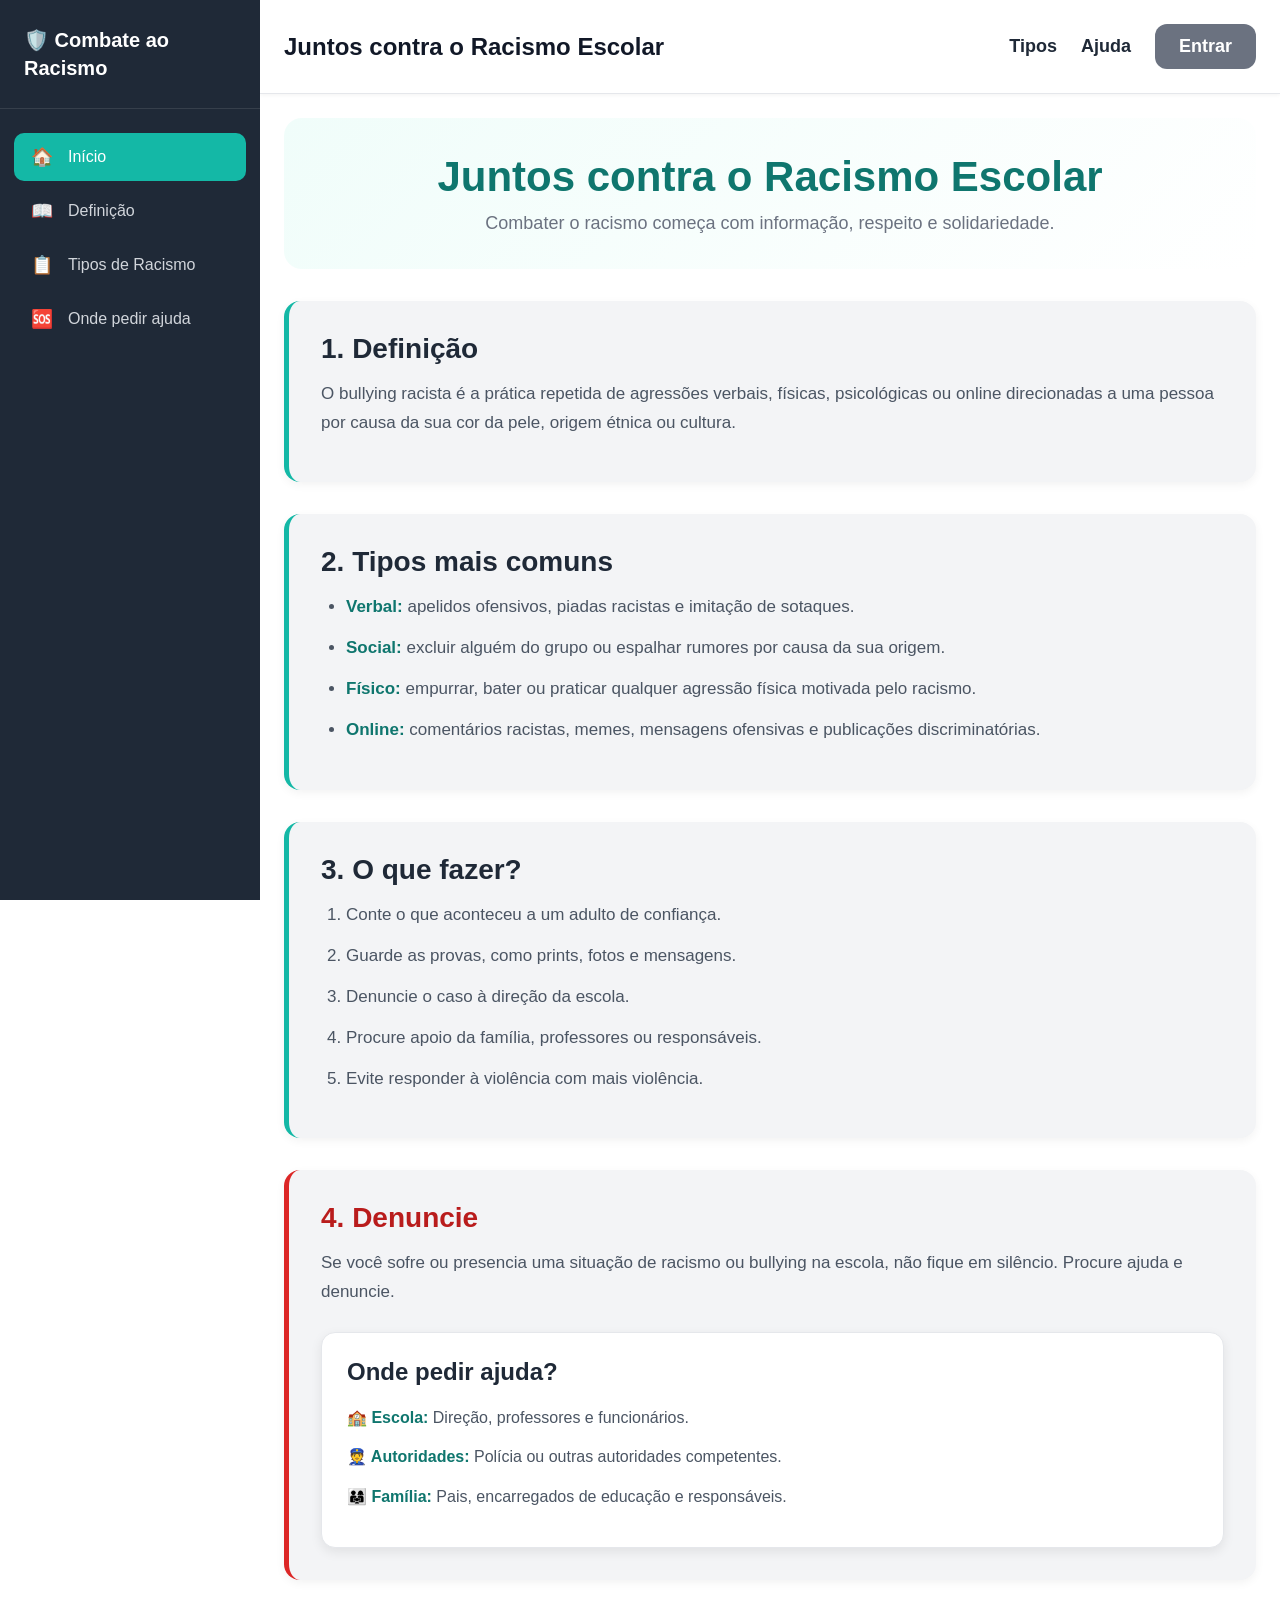
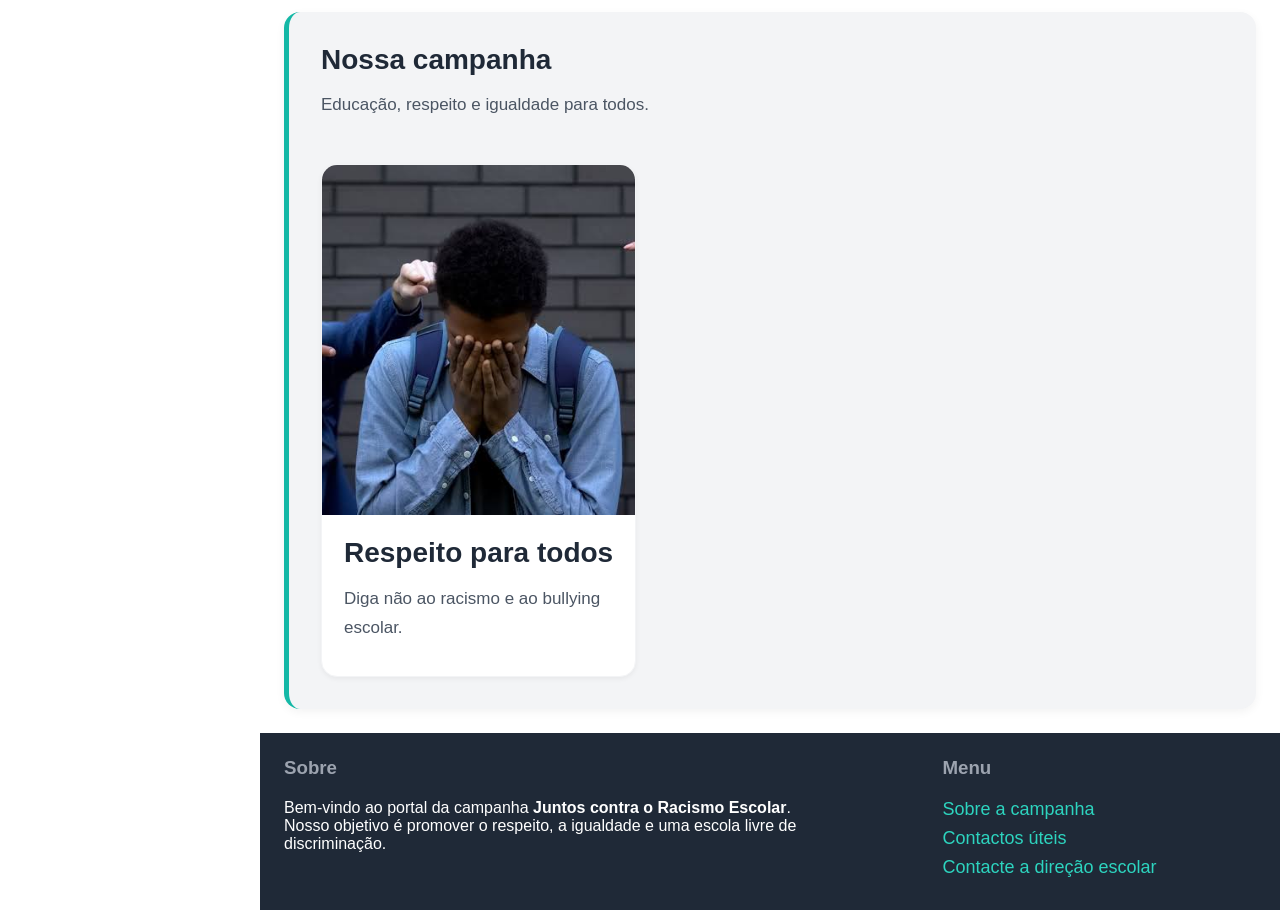
<file: index.html>
<!DOCTYPE html>

<html lang="pt">

<head>
<meta charset="UTF-8">
<meta name="viewport" content="width=device-width, initial-scale=1.0">


<link rel="stylesheet" href="assets/css/style.css">

<title>Bullying e Racismo Escolar</title>


</head>

<body>



<aside class="sidebar">

<!-- LOGO -->
<div class="sidebar-logo">
<a href="index.html">
🛡️ Combate ao Racismo
</a>
</div>

<!-- MENU -->
<nav class="sidebar-menu">

<a href="index.html" class="sidebar-link active">
<span>🏠</span>
<span>Início</span>
</a>

<a href="definicao.html" class="sidebar-link">
<span>📖</span>
<span>Definição</span>
</a>

<a href="tipos.html" class="sidebar-link">
<span>📋</span>
<span>Tipos de Racismo</span>
</a>

<a href="pages/contactos.html" class="sidebar-link">
<span>🆘</span>
<span>Onde pedir ajuda</span>
</a>

</nav>

</aside>




<div class="main-wrapper">



<nav class="navbar">

<div class="navbar-left">

<button class="sidebar-toggle">
☰
</button>

<a href="index.html" class="logo">
Juntos contra o Racismo Escolar
</a>

</div>


<div class="nav-menu">

<a href="tipos.html" class="nav-link">
Tipos
</a>

<a href="ajuda.html" class="nav-link">
Ajuda
</a>

<a href="pages/login.html" class="btn btn-gray">
Entrar
</a>

</div>

</nav>




<main class="content">

<!-- CABEÇALHO -->

<header class="header">

<h1>
Juntos contra o Racismo Escolar
</h1>

<p>
Combater o racismo começa com informação,
respeito e solidariedade.
</p>

</header>




<section class="section">

<h2>
1. Definição
</h2>

<p>
O bullying racista é a prática repetida de
agressões verbais, físicas, psicológicas ou
online direcionadas a uma pessoa por causa da
sua cor da pele, origem étnica ou cultura.
</p>

</section>




<section class="section">

<h2>
2. Tipos mais comuns
</h2>

<ul class="info-list">

<li>
    <strong>Verbal:</strong>
    apelidos ofensivos, piadas racistas e
    imitação de sotaques.
</li>

<li>
    <strong>Social:</strong>
    excluir alguém do grupo ou espalhar rumores
    por causa da sua origem.
</li>

<li>
    <strong>Físico:</strong>
    empurrar, bater ou praticar qualquer agressão
    física motivada pelo racismo.
</li>

<li>
    <strong>Online:</strong>
    comentários racistas, memes, mensagens
    ofensivas e publicações discriminatórias.
</li>

</ul>

</section>




<section class="section">

<h2>
3. O que fazer?
</h2>

<ol class="info-list">

<li>
    Conte o que aconteceu a um adulto de confiança.
</li>

<li>
    Guarde as provas, como prints, fotos e mensagens.
</li>

<li>
    Denuncie o caso à direção da escola.
</li>

<li>
    Procure apoio da família, professores ou responsáveis.
</li>

<li>
    Evite responder à violência com mais violência.
</li>

</ol>

</section>




<section class="section denuncia">

<h2>
4. Denuncie
</h2>

<p>
Se você sofre ou presencia uma situação de
racismo ou bullying na escola, não fique em
silêncio. Procure ajuda e denuncie.
</p>

<div class="card-destaque">

<h3>
    Onde pedir ajuda?
</h3>

<p>
    <strong>🏫 Escola:</strong>
    Direção, professores e funcionários.
</p>

<p>
    <strong>👮 Autoridades:</strong>
    Polícia ou outras autoridades competentes.
</p>

<p>
    <strong>👨‍👩‍👧 Família:</strong>
    Pais, encarregados de educação e responsáveis.
</p>

</div>

</section>




<section class="section">

<header class="section-header">

<div>
    <h2>
        Nossa campanha
    </h2>

    <p>
        Educação, respeito e igualdade para todos.
    </p>
</div>

</header>


<div class="items-grid">

<div class="item-card">

    <div class="item-image">

        <img
            src="assets/img/imag.jpg"
            alt="Campanha contra o racismo escolar"
        >

    </div>

    <div class="item-info">

        <h2>
            Respeito para todos
        </h2>

        <p class="details">
            Diga não ao racismo e ao bullying escolar.
        </p>

    </div>

</div>

</div>

</section>

</main>



<footer class="footer">

<div class="footer-about">

<h3>
Sobre
</h3>

<p>
Bem-vindo ao portal da campanha
<strong>Juntos contra o Racismo Escolar</strong>.
</p>

<p>
Nosso objetivo é promover o respeito,
a igualdade e uma escola livre de discriminação.
</p>

</div>


<div class="footer-menu">

<h3>
Menu
</h3>

<ul>

<li>
    <a href="sobre.html">
        Sobre a campanha
    </a>
</li>

<li>
    <a href="ajuda.html">
        Contactos úteis
    </a>
</li>

<li>
    <a href="contactos.html">
        Contacte a direção escolar
    </a>
</li>

</ul>

</div>

</footer>

</div>


</body>

</html>
</file>
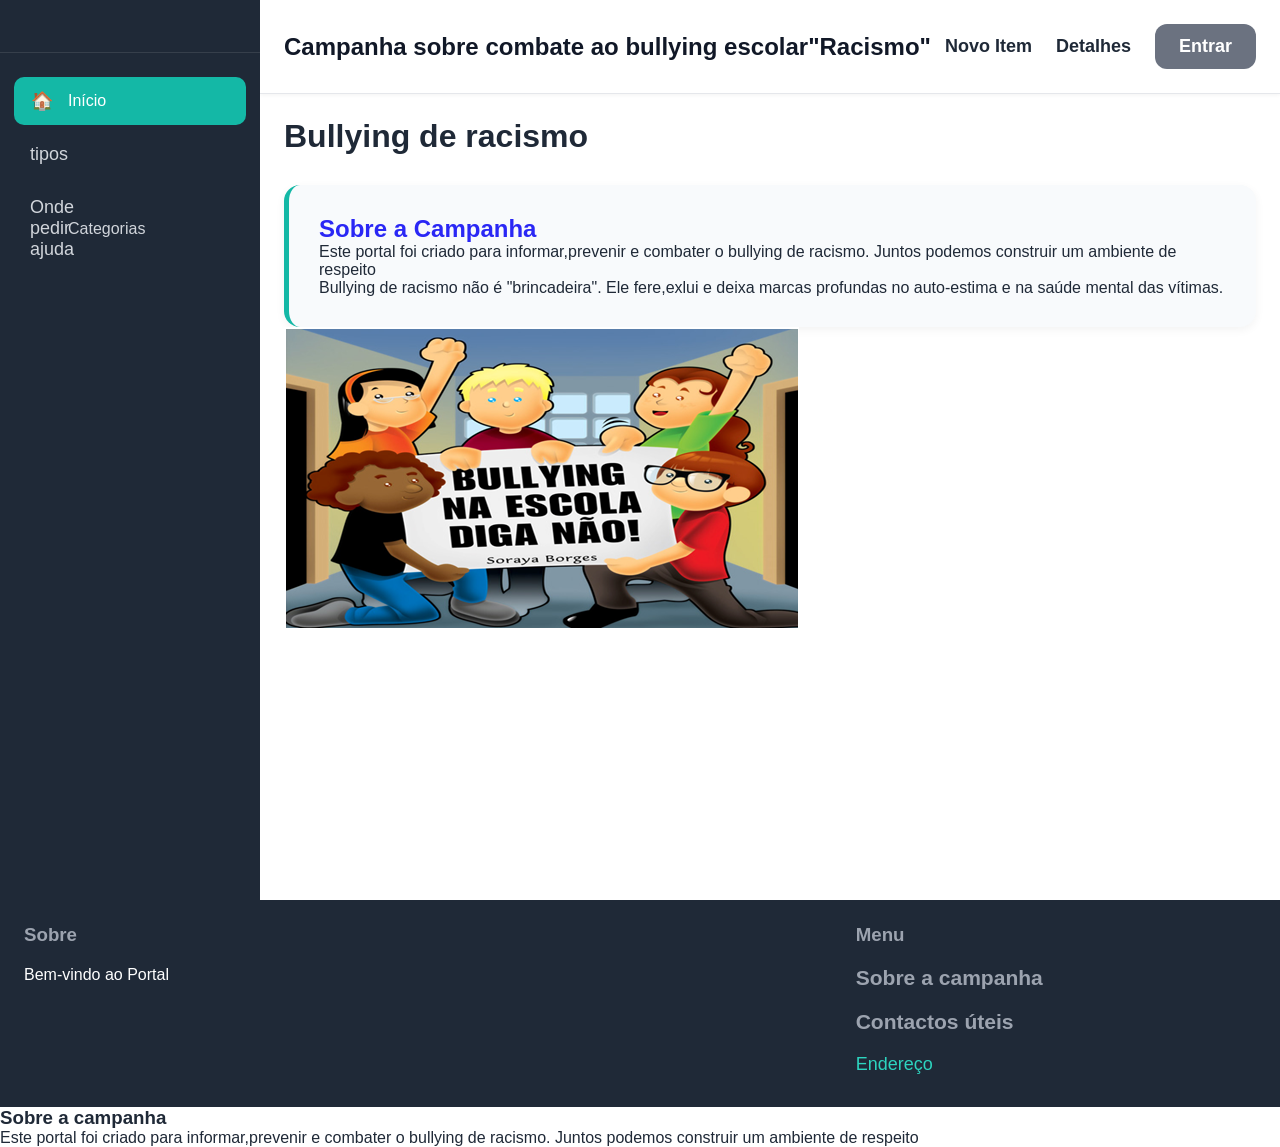
<file: sobre.html>
<!DOCTYPE html>
<html lang="pt">

<head>
    <meta charset="UTF-8">
    <meta name="viewport" content="width=device-width, initial-scale=1.0">

    <link rel="stylesheet" href="assets/css/style.css">

    <title>Bullying de racismo</title>
</head>

<body>

    <!--SIDEBAR -->

    <aside class="sidebar">

        <div class="sidebar-logo">
            <a href="index.html">
                
            </a>
        </div>

        <nav class="sidebar-menu">

            <a href="index.html" class="sidebar-link active">
                <span>🏠</span>
                <span>Início</span>
            </a>

            <a href="difinição.html"class="sidebar-link">
                <span>tipos</span>
              
            </a>

            <a href="ajuda.html" class="sidebar-link">
                <span>Onde pedir ajuda</span>
                <span>Categorias</span>
            </a>
    </nav>
    </aside>



    <!-- ÁREA PRINCIPAL -->

    <div class="main-wrapper">


        <!-- NAVBAR -->

        <nav class="navbar">

            <div class="navbar-left">

                <button class="sidebar-toggle">
                    ☰
                </button>

                <a href="index.html" class="logo">
                    Campanha sobre combate ao bullying escolar"Racismo"
                </a>

            </div>


            <div class="nav-menu">

                <a href="#" class="nav-link">
                    Novo Item
                </a>

                <a href="#" class="nav-link">
                    Detalhes
                </a>

                <a href="./pages/login.html" class="btn btn-gray">
                    Entrar
                </a>

            </div>

        </nav>


        <!-- CONTEÚDO -->

        <main class="content">
<h1>Bullying de racismo</h1>
<section>
<h2 class="loy">Sobre a Campanha</h2>
<p class="toy"> 
Este portal foi criado para informar,prevenir e combater o bullying de racismo.
Juntos podemos construir um ambiente de respeito
</p>
<p>Bullying de racismo não é "brincadeira".
Ele fere,exlui e deixa marcas profundas no auto-estima e na saúde mental das vítimas.
</section>

                                    <img
                                        src="assets/img/imag.png"
                                        alt="Notebook"
                                    >

</section>

                

            </div>

        </main>


        <!-- FOOTER -->

        <footer class="footer">

            <div class="footer-about">

                <h3>
                    Sobre
                </h3>

                <p>
                    Bem-vindo ao Portal
                </p>

            </div>


            <div class="footer-menu">

                <h3>
                    Menu
                </h3>

                <ul>

                    <li>
                        <a href="sobre.html">
                            <h3>Sobre a campanha</h3> 
                        </a>
                    </li>

                    <li>
                        <a href="footer-menu">
                         <h3>Contactos úteis</h3>
<ule> 
<li><href="contacte a direção escolar"
                        </a>
                    </li>

                    <li>
                        <a href="#">
                            Endereço
                        </a>
                    </li>

                </ul>

            </div>

        </footer>

    </div>

</body>
</html>
                    






    <a href="Não podemos nos descriminar">
                            <h3>Sobre a campanha</h3> 
<p> Este portal foi criado para informar,prevenir e combater o bullying de racismo.
Juntos podemos construir um ambiente de respeito
                        </a>
</file>
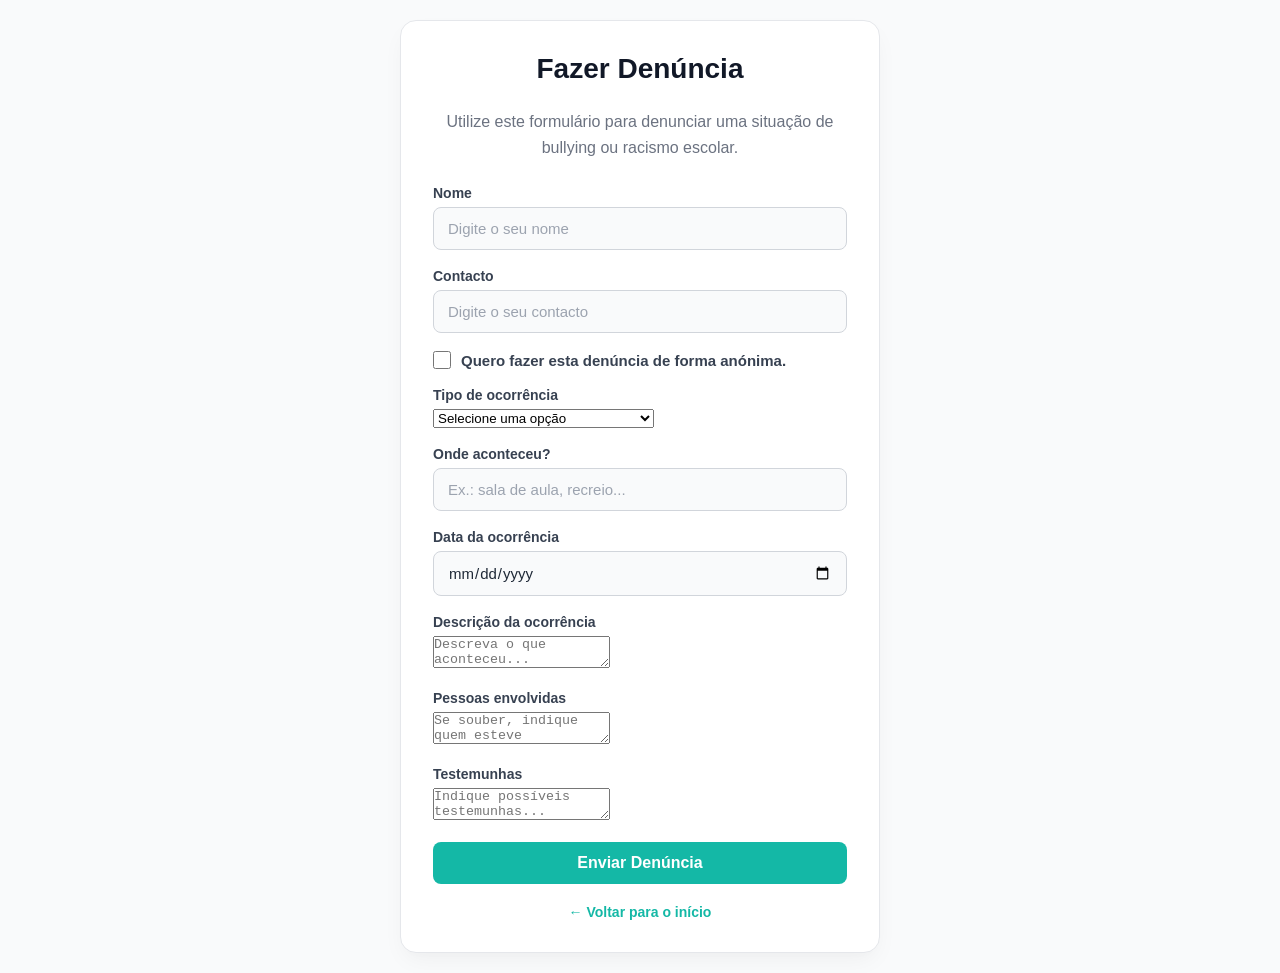
<file: pages/contactos.html>
<!DOCTYPE html>

<html lang="pt">

<head>


<meta charset="UTF-8">

<meta
    name="viewport"
    content="width=device-width, initial-scale=1.0"
>

<link
    rel="stylesheet"
    href="../assets/css/login.css"
>

<title>Fazer Denúncia</title>


</head>

<body class="login-page">


<main class="login-container">


    <!-- TÍTULO -->

    <h1 class="login-title">
        Fazer Denúncia
    </h1>


    <!-- DESCRIÇÃO -->

    <p class="form-description">
        Utilize este formulário para denunciar uma situação
        de bullying ou racismo escolar.
    </p>


    <!-- FORMULÁRIO -->

    <form
        id="denuncia-form"
        novalidate
    >


        <div class="form-group">

            <label for="nome">
                Nome
            </label>

            <input
                type="text"
                id="nome"
                name="nome"
                placeholder="Digite o seu nome"
                autocomplete="name"
            >

        </div>



        <div class="form-group">

            <label for="contacto">
                Contacto
            </label>

            <input
                type="tel"
                id="contacto"
                name="contacto"
                placeholder="Digite o seu contacto"
                autocomplete="tel"
            >

        </div>




        <div class="form-group checkbox-group">

            <label>

                <input
                    type="checkbox"
                    id="anonimo"
                    name="anonimo"
                >

                Quero fazer esta denúncia de forma anónima.

            </label>

        </div>



        <div class="form-group">

            <label for="tipo">
                Tipo de ocorrência
            </label>

            <select
                id="tipo"
                name="tipo"
                required
            >

                <option value="">
                    Selecione uma opção
                </option>

                <option value="bullying">
                    Bullying
                </option>

                <option value="racismo">
                    Racismo
                </option>

                <option value="bullying-racismo">
                    Bullying relacionado com racismo
                </option>

                <option value="discriminacao">
                    Discriminação
                </option>

                <option value="agressao">
                    Agressão física
                </option>

                <option value="cyberbullying">
                    Cyberbullying
                </option>

                <option value="outro">
                    Outro
                </option>

            </select>

        </div>



        <div class="form-group">

            <label for="local">
                Onde aconteceu?
            </label>

            <input
                type="text"
                id="local"
                name="local"
                placeholder="Ex.: sala de aula, recreio..."
                required
            >

        </div>



        <div class="form-group">

            <label for="data">
                Data da ocorrência
            </label>

            <input
                type="date"
                id="data"
                name="data"
                required
            >

        </div>



        <div class="form-group">

            <label for="descricao">
                Descrição da ocorrência
            </label>

            <textarea
                id="descricao"
                name="descricao"
                placeholder="Descreva o que aconteceu..."
                required
            ></textarea>

        </div>



        <div class="form-group">

            <label for="envolvidos">
                Pessoas envolvidas
            </label>

            <textarea
                id="envolvidos"
                name="envolvidos"
                placeholder="Se souber, indique quem esteve envolvido..."
            ></textarea>

        </div>


        <div class="form-group">

            <label for="testemunhas">
                Testemunhas
            </label>

            <textarea
                id="testemunhas"
                name="testemunhas"
                placeholder="Indique possíveis testemunhas..."
            ></textarea>

        </div>


        <div
            class="form-errors"
            id="form-errors"
            role="alert"
            style="display: none;"
        >

            <p id="error-message"></p>

        </div>



        <div
            class="form-success"
            id="form-success"
            role="status"
            style="display: none;"
        >

            <p>
                Denúncia enviada com sucesso!
            </p>

        </div>



        <button
            type="submit"
            class="login-button"
        >
            Enviar Denúncia
        </button>


        <!-- VOLTAR -->

        <p class="switch-page">

            <a href="../index.html">
                ← Voltar para o início
            </a>

        </p>


    </form>

</main>


<!-- =====================================================
     JAVASCRIPT DA DENÚNCIA
====================================================== -->

<script src="../assets/js/denuncia.js"></script>

</body>

</html>
</file>
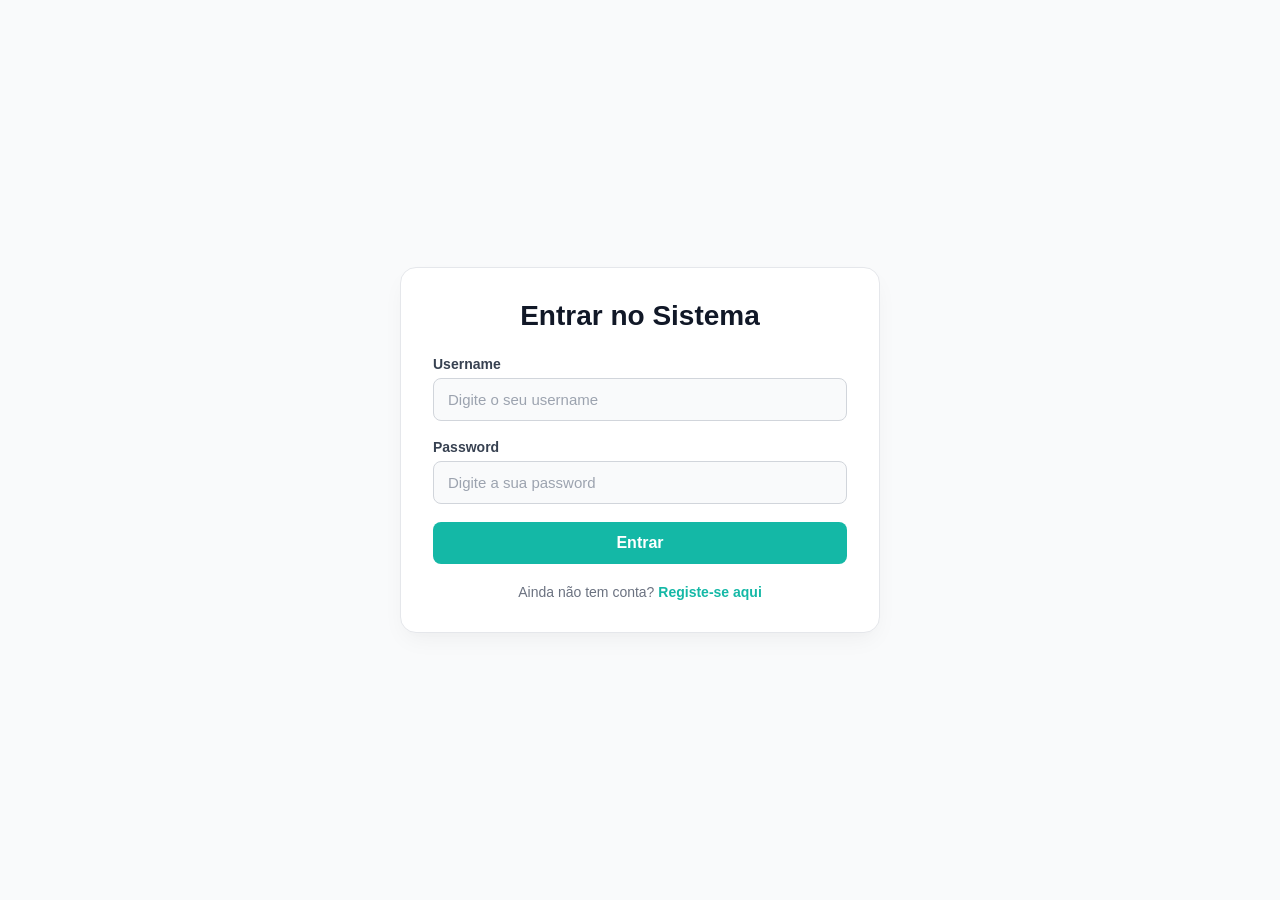
<file: pages/login.html>
<!DOCTYPE html>
<html lang="pt">

<head>
    <meta charset="UTF-8">
    <meta name="viewport" content="width=device-width, initial-scale=1.0">
    <link rel="stylesheet" href="../assets/css/login.css">
    <title>Entrar no Sistema</title>
</head>

<body class="login-page">

    <main class="login-container">

        <h1 class="login-title">Entrar no Sistema</h1>

        <form id="login-form" novalidate>

            <!-- USERNAME -->
            <div class="form-group">
                <label for="username">Username</label>
                <input
                    type="text"
                    id="username"
                    name="username"
                    placeholder="Digite o seu username"
                    autocomplete="username"
                    required
                >
            </div>

            <!-- PASSWORD -->
            <div class="form-group">
                <label for="password">Password</label>
                <input
                    type="password"
                    id="password"
                    name="password"
                    placeholder="Digite a sua password"
                    autocomplete="current-password"
                    required
                >
            </div>

            <!-- MENSAGEM DE ERRO (Escondida por padrão) -->
            <div class="form-errors" id="form-errors" role="alert" style="display: none;">
                <p id="error-message">Username ou password incorretos.</p>
            </div>

            <!-- BOTÃO SUBMIT -->
            <button type="submit" class="login-button">
                Entrar
            </button>

            <!-- LINK PARA CADASTRO -->
            <p class="switch-page">
                Ainda não tem conta? <a href="./signup.html">Registe-se aqui</a>
            </p>

        </form>

    </main>

    <script src="../assets/js/login.js"></script>
</body>

</html>
</file>
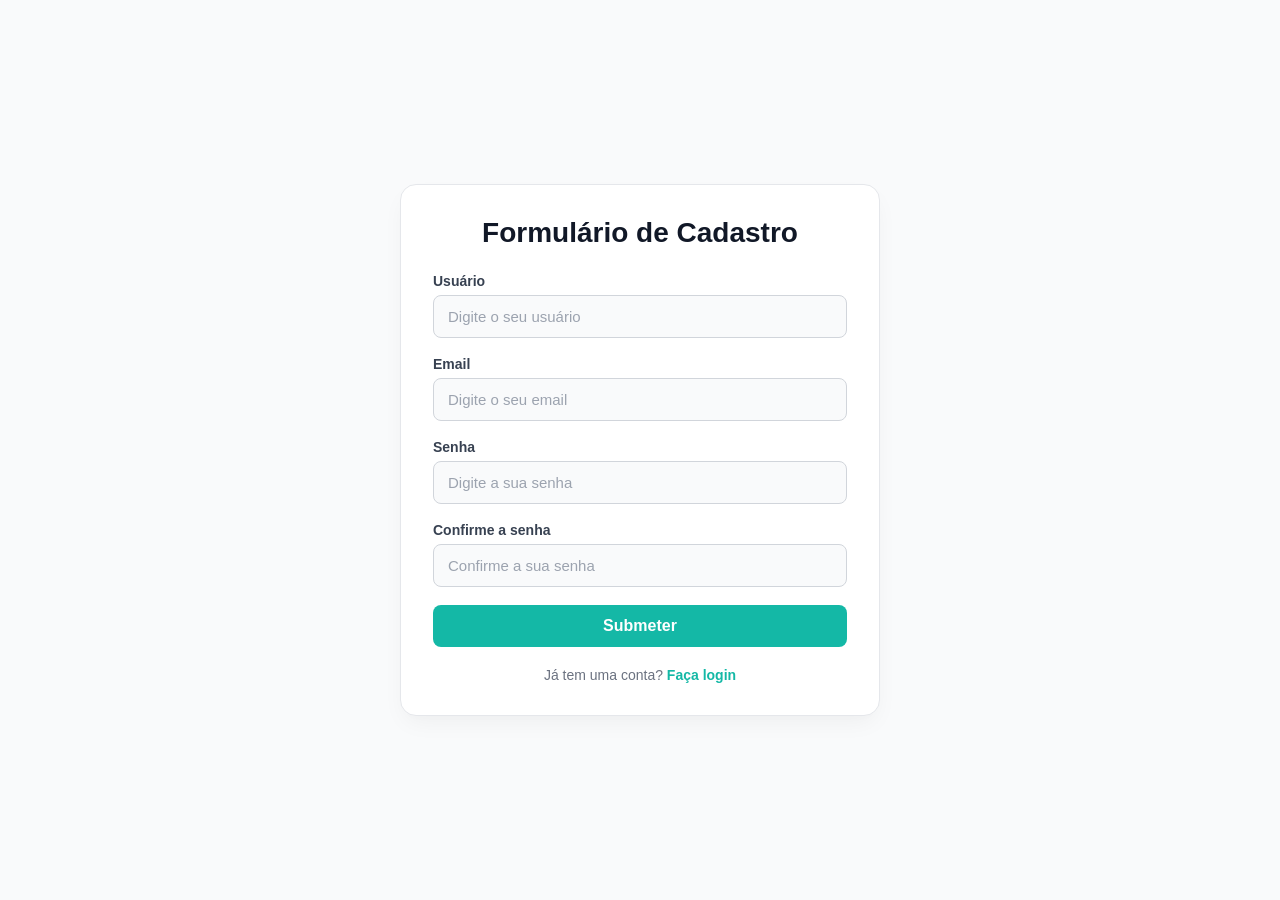
<file: pages/signup.html>
<!DOCTYPE html>
<html lang="pt">

<head>
    <meta charset="UTF-8">
    <meta name="viewport" content="width=device-width, initial-scale=1.0">
    <link rel="stylesheet" href="../assets/css/login.css">
    <title>Cadastro</title>
</head>

<body class="signup-page">

    <main class="signup-container">

        <h1 class="signup-title">Formulário de Cadastro</h1>

        <form id="signup-form" novalidate>

            <!-- USUÁRIO -->
            <div class="form-group">
                <label for="username">Usuário</label>
                <input
                    type="text"
                    id="username"
                    name="username"
                    placeholder="Digite o seu usuário"
                    autocomplete="username"
                    required
                >
            </div>

            <!-- EMAIL -->
            <div class="form-group">
                <label for="email">Email</label>
                <input
                    type="email"
                    id="email"
                    name="email"
                    placeholder="Digite o seu email"
                    autocomplete="email"
                    required
                >
            </div>

            <!-- SENHA -->
            <div class="form-group">
                <label for="password">Senha</label>
                <input
                    type="password"
                    id="password"
                    name="password"
                    placeholder="Digite a sua senha"
                    autocomplete="new-password"
                    required
                    minlength="6"
                >
            </div>

            <!-- CONFIRMAR SENHA -->
            <div class="form-group">
                <label for="password-confirm">Confirme a senha</label>
                <input
                    type="password"
                    id="password-confirm"
                    name="password-confirm"
                    placeholder="Confirme a sua senha"
                    autocomplete="new-password"
                    required
                >
            </div>

            <!-- MENSAGEM DE ERRO (Escondida por padrão via CSS/JS) -->
            <div class="form-errors" id="form-errors" role="alert" style="display: none;">
                <p id="error-message">Verifique os dados introduzidos.</p>
            </div>

            <!-- BOTÃO SUBMIT -->
            <button type="submit" class="signup-button">
                Submeter
            </button>

            <!-- LINK PARA LOGIN -->
            <p class="switch-page">
                Já tem uma conta? <a href="./login.html">Faça login</a>
            </p>

        </form>

    </main>

    <script src="../assets/js/signup.js"></script>
</body>

</html>
</file>
<file: assets/css/style.css>
* {
    margin: 0;
    padding: 0;
    box-sizing: border-box;
}

html {
    scroll-behavior: smooth;
}

body {
    min-height: 100vh;

    font-family: Arial, Helvetica, sans-serif;

    background-color: #ffffff;
    color: #1f2937;
}

a {
    color: inherit;
    text-decoration: none;
}



.sidebar {
    position: fixed;

    top: 0;
    left: 0;

    width: 260px;
    height: 100vh;

    display: flex;
    flex-direction: column;

    background-color: #1f2937;
    color: #ffffff;

    z-index: 1000;
}




.sidebar-logo {
    padding: 26px 24px;

    border-bottom: 1px solid rgba(255, 255, 255, 0.1);
}

.sidebar-logo a {
    display: block;

    font-size: 26px;
    font-weight: 700;

    color: #ffffff;
}



.sidebar-menu {
    display: flex;
    flex-direction: column;

    gap: 6px;

    padding: 24px 14px;
}



.sidebar-link {
    display: flex;
    align-items: center;

    gap: 14px;

    padding: 13px 16px;

    border-radius: 10px;

    font-size: 16px;
    font-weight: 500;

    color: #d1d5db;

    transition:
        background-color 0.2s ease,
        color 0.2s ease;
}

.sidebar-link span:first-child {
    width: 24px;

    text-align: center;

    font-size: 18px;
}

.sidebar-link:hover {
    background-color: #374151;

    color: #ffffff;
}




.sidebar-link.active {
    background-color: #14b8a6;

    color: #ffffff;
}

.sidebar-link.active:hover {
    background-color: #0f766e;
}




.sidebar-bottom {
    margin-top: auto;

    padding: 14px;

    border-top: 1px solid rgba(255, 255, 255, 0.1);
}




.main-wrapper {
    min-height: 100vh;

    margin-left: 260px;

    display: flex;
    flex-direction: column;
}




.navbar {
    width: 100%;

    padding: 24px;

    display: flex;
    align-items: center;
    justify-content: space-between;

    background-color: #ffffff;

    border-bottom: 1px solid #e5e7eb;

    position: sticky;
    top: 0;

    z-index: 900;

    box-shadow: 0 1px 4px rgba(0, 0, 0, 0.05);
}




.navbar-left {
    display: flex;
    align-items: center;

    gap: 16px;
}




.logo {
    font-size: 24px;
    font-weight: 600;

    color: #111827;
}




.nav-menu {
    display: flex;
    align-items: center;

    gap: 24px;
}

.nav-link {
    font-size: 18px;
    font-weight: 600;

    color: #1f2937;

    transition: color 0.3s ease;
}

.nav-link:hover {
    color: #6b7280;
}




.sidebar-toggle {
    display: none;

    padding: 8px 12px;

    font-size: 22px;

    background-color: transparent;

    border: none;

    color: #1f2937;

    cursor: pointer;
}




.page {
    flex: 1;

    min-height: 100vh;

    padding: 24px 0;
}

.container {
    width: 100%;
    max-width: 1280px;

    margin: 0 auto;

    padding: 0 24px;
}

.content {
    min-height: 500px;

    padding: 24px;
}




.header {
    margin-bottom: 32px;

    text-align: center;
}

.header h1 {
    font-size: 48px;
    font-weight: 700;

    color: #1f2937;
}

.header p {
    margin-top: 12px;

    font-size: 18px;

    color: #6b7280;
}



.section {
    margin-top: 32px;

    padding: 32px;

    background-color: #f3f4f6;

    border-radius: 16px;
}

.section-header {
    display: flex;
    align-items: center;
    justify-content: space-between;

    gap: 20px;

    margin-bottom: 32px;
}

.section-header h2,
.categories-header h2 {
    font-size: 30px;
    font-weight: 700;

    color: #1f2937;
}

.section-header p,
.categories-header p {
    margin-top: 4px;

    color: #6b7280;
}




.btn {
    display: inline-block;

    padding: 12px 24px;

    border: none;
    border-radius: 12px;

    font-size: 18px;
    font-weight: 600;

    color: #ffffff;

    cursor: pointer;

    transition:
        background-color 0.3s ease,
        transform 0.2s ease;
}

.btn:hover {
    transform: translateY(-1px);
}

.btn-teal {
    background-color: #14b8a6;
}

.btn-teal:hover {
    background-color: #0f766e;
}

.btn-gray {
    background-color: #6b7280;
}

.btn-gray:hover {
    background-color: #374151;
}




.items-grid {
    display: grid;

    grid-template-columns: repeat(4, 1fr);

    gap: 20px;
}




.item-card {
    overflow: hidden;

    background-color: #ffffff;

    border: 1px solid #f3f4f6;

    border-radius: 16px;

    box-shadow: 0 2px 5px rgba(0, 0, 0, 0.05);

    transition:
        transform 0.3s ease,
        box-shadow 0.3s ease;
}

.item-card:hover {
    transform: translateY(-5px);

    box-shadow:
        0 15px 30px
        rgba(0, 0, 0, 0.10);
}




.item-image {
    width: 100%;
    height: 220px;

    overflow: hidden;

    background-color: #f3f4f6;
}

.item-image img {
    width: 100%;
    height: 100%;

    display: block;

    object-fit: cover;

    transition: transform 0.3s ease;
}

.item-card:hover .item-image img {
    transform: scale(1.05);
}




.item-info {
    padding: 20px;
}

.item-info h2 {
    font-size: 20px;
    font-weight: 600;

    color: #1f2937;

    white-space: nowrap;

    overflow: hidden;

    text-overflow: ellipsis;
}

.price {
    margin-top: 8px;

    font-size: 18px;
    font-weight: 700;

    color: #0d9488;
}

.details {
    margin-top: 16px;

    font-size: 14px;

    color: #6b7280;

    transition: color 0.2s ease;
}

.item-card:hover .details {
    color: #14b8a6;
}




.categories-header {
    margin-bottom: 32px;

    text-align: center;
}

.categories-grid {
    display: grid;

    grid-template-columns: repeat(4, 1fr);

    gap: 20px;
}




.category-card {
    background-color: #ffffff;

    border: 1px solid #f3f4f6;

    border-radius: 16px;

    box-shadow:
        0 2px 5px
        rgba(0, 0, 0, 0.05);

    transition:
        transform 0.3s ease,
        box-shadow 0.3s ease;
}

.category-card:hover {
    transform: translateY(-5px);

    box-shadow:
        0 10px 25px
        rgba(0, 0, 0, 0.10);
}

.category-card a {
    display: block;

    padding: 24px;
}




.category-icon {
    width: 48px;
    height: 48px;

    display: flex;
    align-items: center;
    justify-content: center;

    margin-bottom: 16px;

    background-color: #f0fdfa;

    color: #0d9488;

    border-radius: 12px;

    font-size: 24px;

    transition:
        background-color 0.3s ease,
        color 0.3s ease;
}

.category-card:hover .category-icon {
    background-color: #14b8a6;

    color: #ffffff;
}




.category-card h2 {
    font-size: 20px;
    font-weight: 600;

    color: #1f2937;
}

.category-card p {
    margin-top: 8px;

    color: #6b7280;
}

.category-link {
    margin-top: 16px;

    font-size: 14px;
    font-weight: 500;

    color: #14b8a6;
}

.category-card:hover .category-link {
    color: #0d9488;
}


/* =========================================================
   FORMULÁRIOS
   LOGIN + CADASTRO
========================================================= */

.login-container,
.signup-container {
    width: 50%;
    max-width: 600px;

    margin: 24px auto;

    padding: 24px;

    background-color: #f3f4f6;

    border-radius: 12px;

    box-shadow:
        0 4px 12px
        rgba(0, 0, 0, 0.08);
}


/* =========================================================
   TÍTULOS DOS FORMULÁRIOS
========================================================= */

.login-title,
.signup-title {
    margin-bottom: 24px;

    text-align: center;

    font-size: 30px;
    font-weight: 600;

    color: #1f2937;
}


/* =========================================================
   GRUPOS DOS FORMULÁRIOS
========================================================= */

.form-group {
    margin-bottom: 18px;
}


/* =========================================================
   LABEL
========================================================= */

.form-group label {
    display: block;

    margin-bottom: 8px;

    font-size: 16px;
    font-weight: 500;

    color: #374151;
}


/* =========================================================
   INPUTS
========================================================= */

.form-group input,
.form-group select,
.form-group textarea {
    width: 100%;

    padding: 13px 15px;

    font-family: inherit;
    font-size: 16px;

    color: #1f2937;

    background-color: #ffffff;

    border: 1px solid #d1d5db;

    border-radius: 8px;

    outline: none;

    transition:
        border-color 0.2s ease,
        box-shadow 0.2s ease;
}

.form-group textarea {
    min-height: 120px;

    resize: vertical;
}

.form-group input:focus,
.form-group select:focus,
.form-group textarea:focus {
    border-color: #14b8a6;

    box-shadow:
        0 0 0 3px
        rgba(20, 184, 166, 0.15);
}


/* =========================================================
   ERROS DOS FORMULÁRIOS
========================================================= */

.form-errors {
    margin-bottom: 18px;

    padding: 16px;

    background-color: #fee2e2;

    border: 1px solid #fecaca;

    border-radius: 10px;

    color: #b91c1c;
}

.form-errors ul {
    margin: 0;

    padding-left: 20px;
}

.form-errors li {
    margin-bottom: 5px;
}

.form-errors p {
    font-size: 14px;
}


/* =========================================================
   BOTÃO DE LOGIN
========================================================= */

.login-button {
    width: 100%;

    padding: 14px 20px;

    font-size: 18px;
    font-weight: 600;

    color: #ffffff;

    background-color: #14b8a6;

    border: none;

    border-radius: 10px;

    cursor: pointer;

    transition: background-color 0.2s ease;
}

.login-button:hover {
    background-color: #0f766e;
}


/* =========================================================
   BOTÃO DE CADASTRO
========================================================= */

.signup-button {
    width: 100%;

    padding: 16px 24px;

    font-size: 18px;
    font-weight: 600;

    color: #ffffff;

    background-color: #14b8a6;

    border: none;

    border-radius: 10px;

    cursor: pointer;

    transition: background-color 0.2s ease;
}

.signup-button:hover {
    background-color: #0f766e;
}


/* =========================================================
   FOOTER
========================================================= */

.footer {
    display: flex;

    justify-content: space-between;

    gap: 30px;

    padding: 24px;

    background-color: #1f2937;

    color: #ffffff;
}

.footer-about {
    width: 66.66%;

    padding-right: 40px;
}

.footer-menu {
    width: 33.33%;
}

.footer h3 {
    margin-bottom: 20px;

    font-weight: 600;

    color: #9ca3af;
}

.footer ul {
    list-style: none;
}

.footer li {
    margin-bottom: 8px;
}

.footer a {
    font-size: 18px;

    color: #2dd4bf;

    transition: color 0.3s ease;
}

.footer a:hover {
    color: #0f766e;
}


/* =========================================================
   RESPONSIVIDADE
   ATÉ 1100PX
========================================================= */

@media (max-width: 1100px) {

    .items-grid,
    .categories-grid {
        grid-template-columns: repeat(3, 1fr);
    }

}


/* =========================================================
   RESPONSIVIDADE
   ATÉ 800PX
========================================================= */

@media (max-width: 800px) {

    /* SIDEBAR */

    .sidebar {
        width: 220px;

        transform: translateX(-100%);

        transition: transform 0.3s ease;
    }


    /* ÁREA PRINCIPAL */

    .main-wrapper {
        margin-left: 0;
    }


    /* BOTÃO DO MENU */

    .sidebar-toggle {
        display: block;
    }


    /* GRID */

    .items-grid,
    .categories-grid {
        grid-template-columns: repeat(2, 1fr);
    }


    /* HEADER */

    .header h1 {
        font-size: 36px;
    }


    /* SEÇÃO */

    .section-header {
        flex-direction: column;

        align-items: flex-start;
    }


    /* FORMULÁRIOS */

    .login-container,
    .signup-container {
        width: 90%;
    }

}


/* =========================================================
   RESPONSIVIDADE
   ATÉ 500PX
========================================================= */

@media (max-width: 500px) {

    /* NAVBAR */

    .navbar {
        padding: 16px;

        flex-direction: row;

        gap: 12px;
    }


    /* MENU NAVBAR */

    .nav-menu {
        flex-wrap: wrap;

        justify-content: flex-end;

        gap: 8px;
    }

    .nav-link {
        font-size: 14px;
    }


    /* BOTÕES */

    .btn {
        padding: 10px 18px;

        font-size: 16px;
    }


    /* CONTAINER */

    .container {
        padding: 0 16px;
    }


    /* PÁGINA */

    .page {
        padding: 16px 0;
    }


    /* SEÇÃO */

    .section {
        padding: 20px;
    }


    /* GRID */

    .items-grid,
    .categories-grid {
        grid-template-columns: 1fr;
    }


    /* HEADER */

    .header h1 {
        font-size: 30px;
    }

    .header p {
        font-size: 16px;
    }


    /* FORMULÁRIOS */

    .login-container,
    .signup-container {
        width: 100%;

        margin: 15px auto;

        padding: 20px;
    }

    .login-title,
    .signup-title {
        font-size: 26px;
    }

    .login-button,
    .signup-button {
        width: 100%;
    }


    /* FOOTER */

    .footer {
        flex-direction: column;

        gap: 30px;
    }

    .footer-about,
    .footer-menu {
        width: 100%;

        padding-right: 0;
    }

}

.loy{
color:#2A27F5;
}


section {
margin-top: 30px;
padding: 30px;

background-color: #f8fafc;

border-left: 5px solid #14b8a6;
border-radius: 16px;

box-shadow: 0 3px 10px rgba(0, 0, 0, 0.05);

}

.section h2 {
margin-bottom: 15px;

font-size: 28px;
font-weight: 700;

color: #1f2937;

}

.section p {
margin-bottom: 12px;

font-size: 17px;
line-height: 1.7;

color: #4b5563;

}

/* =========================================================
LISTAS
========================================================= */

.info-list {
padding-left: 25px;

color: #4b5563;

}

.info-list li {
margin-bottom: 14px;

font-size: 17px;
line-height: 1.6;

}

.info-list strong {
color: #0f766e;
}

/* =========================================================
ÁREA DE DENÚNCIA
========================================================= */

.denuncia {
border-left-color: #dc2626;
}

.denuncia h2 {
color: #b91c1c;
}

/* =========================================================
CARD ONDE PEDIR AJUDA
========================================================= */

.card-destaque {
margin-top: 25px;

padding: 25px;

background-color: #ffffff;

border: 1px solid #e5e7eb;
border-radius: 14px;

box-shadow: 0 4px 12px rgba(0, 0, 0, 0.08);

}

.card-destaque h3 {
margin-bottom: 18px;

font-size: 24px;

color: #1f2937;

}

.card-destaque p {
margin-bottom: 12px;

font-size: 16px;

}

.card-destaque strong {
color: #0f766e;
}

/* =========================================================
IMAGEM DA CAMPANHA
========================================================= */

.item-card {
max-width: 600px;

margin: 0 auto;

}

.item-image {
height: 350px;
}

.item-info {
padding: 22px;
}

.item-info h2 {
margin-bottom: 8px;

color: #1f2937;

}

.details {
line-height: 1.6;
}

/* =========================================================
MELHORIA DO CABEÇALHO
========================================================= */

.header {
padding: 35px 20px;

background: linear-gradient(
    135deg,
    #f0fdfa,
    #ffffff
);

border-radius: 18px;

}

.header h1 {
font-size: 42px;
color: #0f766e;
}

.header p {
max-width: 700px;

margin: 12px auto 0;

font-size: 18px;

}


.sidebar-logo a {
font-size: 20px;
line-height: 1.4;
}



@media (max-width: 800px) {

.content {
    padding: 16px;
}

.section {
    padding: 22px;
}

.header h1 {
    font-size: 34px;
}

.section h2 {
    font-size: 24px;
}

}

@media (max-width: 500px) {

.logo {
    font-size: 16px;
}

.header {
    padding: 25px 15px;
}

.header h1 {
    font-size: 28px;
}

.header p {
    font-size: 16px;
}

.section {
    padding: 18px;
}

.section h2 {
    font-size: 22px;
}

.section p,
.info-list li {
    font-size: 15px;
}

.item-image {
    height: 250px;
}

}
</file>
<file: assets/css/login.css>
/* =========================================================
   ESTILOS GERAIS & REINICIALIZAÇÃO BÁSICA
========================================================= */

* {
    box-sizing: border-box;
    margin: 0;
    padding: 0;
}

body {
    font-family: -apple-system, BlinkMacSystemFont, "Segoe UI", Roboto, Helvetica, Arial, sans-serif;
    color: #1f2937;
    background-color: #f9fafb;
}

/* =========================================================
   CONTAINERS (PÁGINAS DE LOGIN E CADASTRO)
========================================================= */

.login-page,
.signup-page {
    min-height: 100vh;
    display: flex;
    align-items: center;
    justify-content: center;
    padding: 20px;
}

.login-container,
.signup-container {
    width: 100%;
    max-width: 480px;
    padding: 32px;
    background-color: #ffffff;
    border-radius: 16px;
    box-shadow: 0 10px 25px -5px rgba(0, 0, 0, 0.05), 0 8px 10px -6px rgba(0, 0, 0, 0.01);
    border: 1px solid #e5e7eb;
}

/* =========================================================
   TÍTULOS E TEXTOS
========================================================= */

.login-title,
.signup-title {
    margin-bottom: 24px;
    text-align: center;
    font-size: 28px;
    font-weight: 700;
    color: #111827;
}

.switch-page {
    margin-top: 20px;
    text-align: center;
    font-size: 14px;
    color: #6b7280;
}

.switch-page a {
    color: #14b8a6;
    text-decoration: none;
    font-weight: 600;
}

.switch-page a:hover {
    text-decoration: underline;
}

/* =========================================================
   FORMULÁRIOS E INPUTS
========================================================= */

.form-group {
    margin-bottom: 18px;
}

.form-group label {
    display: block;
    margin-bottom: 6px;
    font-size: 14px;
    font-weight: 600;
    color: #374151;
}

.form-group input {
    width: 100%;
    padding: 12px 14px;
    font-family: inherit;
    font-size: 15px;
    color: #1f2937;
    background-color: #f9fafb;
    border: 1px solid #d1d5db;
    border-radius: 8px;
    outline: none;
    transition: border-color 0.2s ease, box-shadow 0.2s ease, background-color 0.2s ease;
}

.form-group input:focus {
    background-color: #ffffff;
    border-color: #14b8a6;
    box-shadow: 0 0 0 3px rgba(20, 184, 166, 0.2);
}

.form-group input::placeholder {
    color: #9ca3af;
}

/* Classe dinâmica de erro aplicada via JS no input */
.form-group input.input-error {
    border-color: #ef4444;
}

.form-group input.input-error:focus {
    box-shadow: 0 0 0 3px rgba(239, 68, 68, 0.2);
}

/* =========================================================
   MENSAGENS DE ERRO
========================================================= */

.form-errors {
    margin-bottom: 20px;
    padding: 12px 14px;
    background-color: #fef2f2;
    border: 1px solid #fecaca;
    border-radius: 8px;
    color: #dc2626;
    animation: fadeIn 0.2s ease-in-out;
}

.form-errors p {
    margin: 0;
    font-size: 14px;
    font-weight: 500;
}

@keyframes fadeIn {
    from { opacity: 0; transform: translateY(-4px); }
    to { opacity: 1; transform: translateY(0); }
}

/* =========================================================
   BOTÕES
========================================================= */

.login-button,
.signup-button {
    width: 100%;
    padding: 12px 20px;
    font-family: inherit;
    font-size: 16px;
    font-weight: 600;
    color: #ffffff;
    background-color: #14b8a6;
    border: none;
    border-radius: 8px;
    cursor: pointer;
    transition: background-color 0.2s ease, transform 0.1s ease;
}

.login-button:hover,
.signup-button:hover {
    background-color: #0d9488;
}

.login-button:active,
.signup-button:active {
    transform: scale(0.99);
}

/* =========================================================
DESCRIÇÃO DO FORMULÁRIO
========================================================= */

.form-description {
margin-bottom: 25px;


text-align: center;

font-size: 16px;

line-height: 1.6;

color: #6b7280;


}

/* =========================================================
CHECKBOX
========================================================= */

.checkbox-group label {
display: flex;


align-items: center;

gap: 10px;

cursor: pointer;

font-size: 15px;


}

.checkbox-group input {
width: 18px;
height: 18px;


cursor: pointer;


}

/* =========================================================
SELECT
========================================================= */

.form-group select {
cursor: pointer;
}

/* =========================================================
MENSAGEM DE SUCESSO
========================================================= */

.form-success {
margin-bottom: 18px;


padding: 16px;

background-color: #d1fae5;

border: 1px solid #a7f3d0;

border-radius: 10px;

color: #047857;

font-size: 15px;


}

/* =========================================================
CAMPOS DESATIVADOS
========================================================= */

.form-group input:disabled {
background-color: #e5e7eb;


color: #6b7280;

cursor: not-allowed;


}


/* =========================================================
   RESPONSIVIDADE
========================================================= */

@media (max-width: 480px) {
    .signup-container,
    .login-container {
        padding: 24px 16px;
    }

    .signup-title,
    .login-title {
        font-size: 22px;
    }
}
</file>
